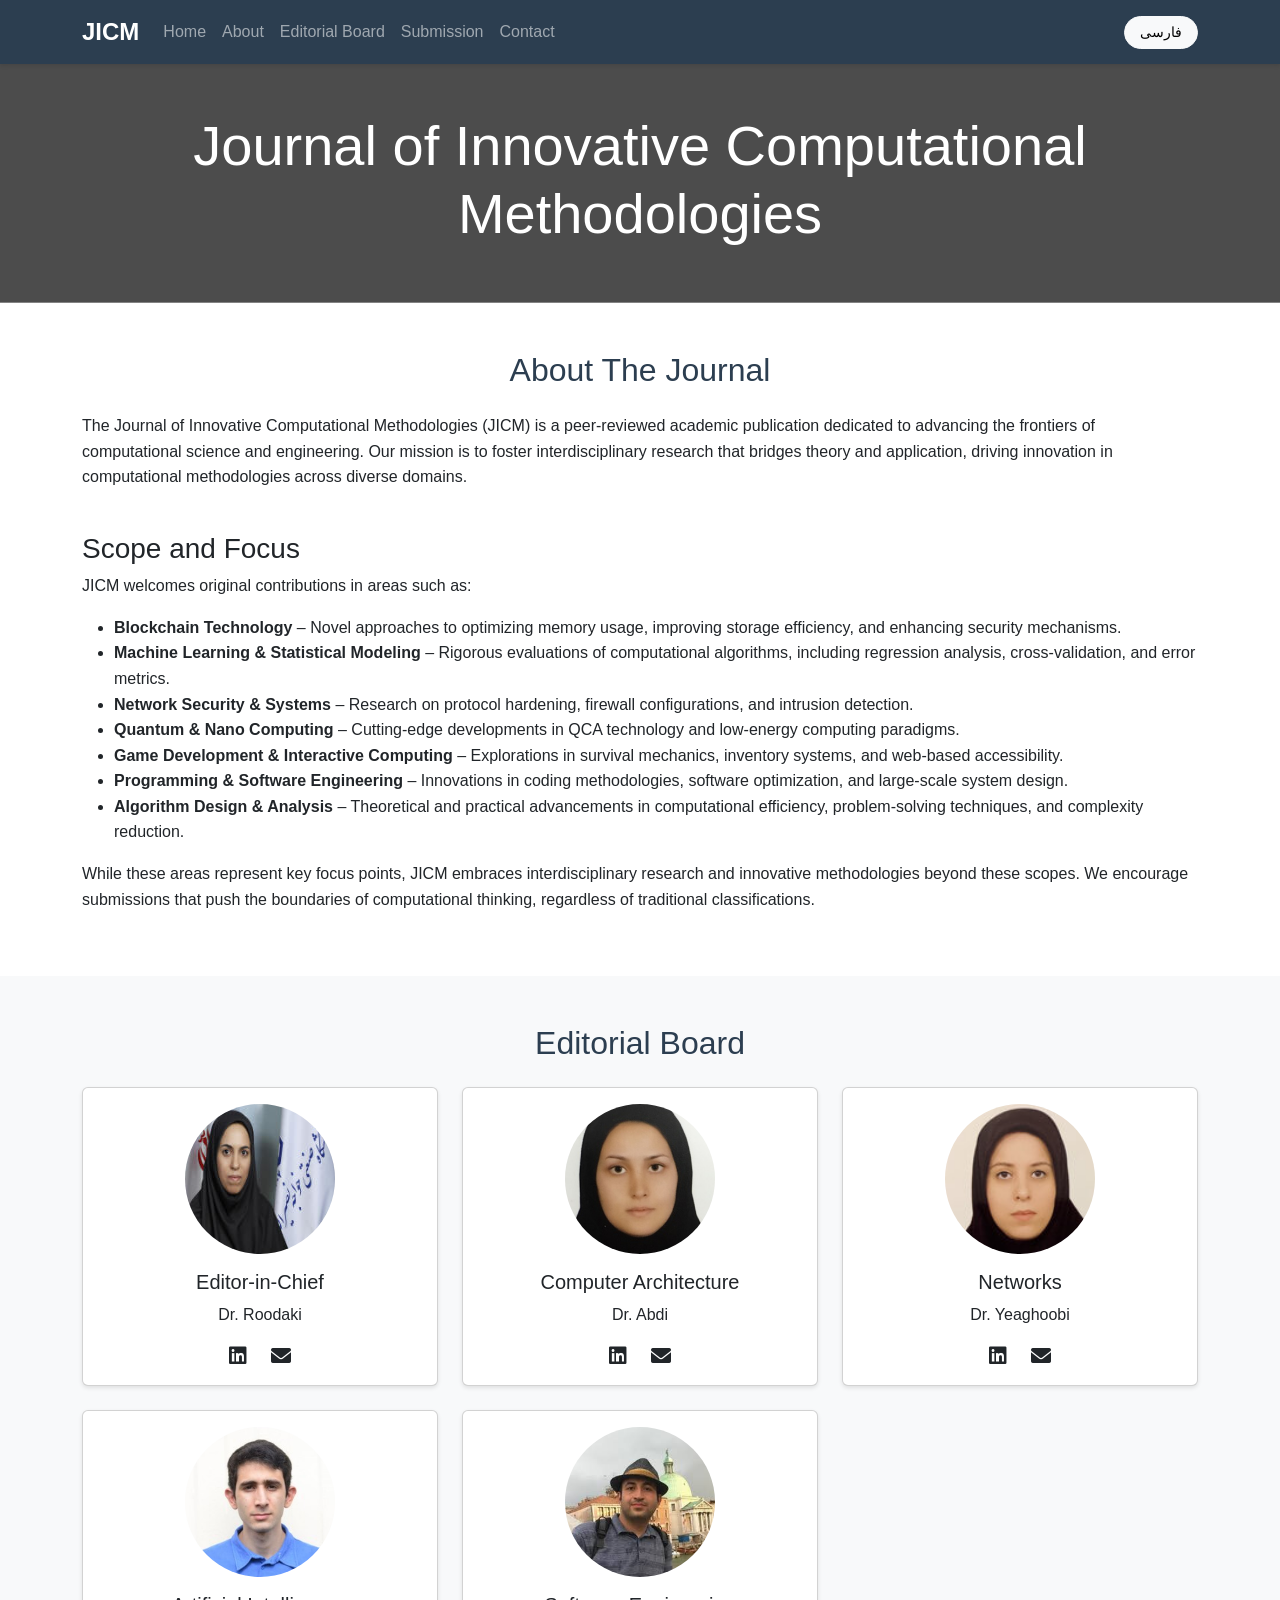
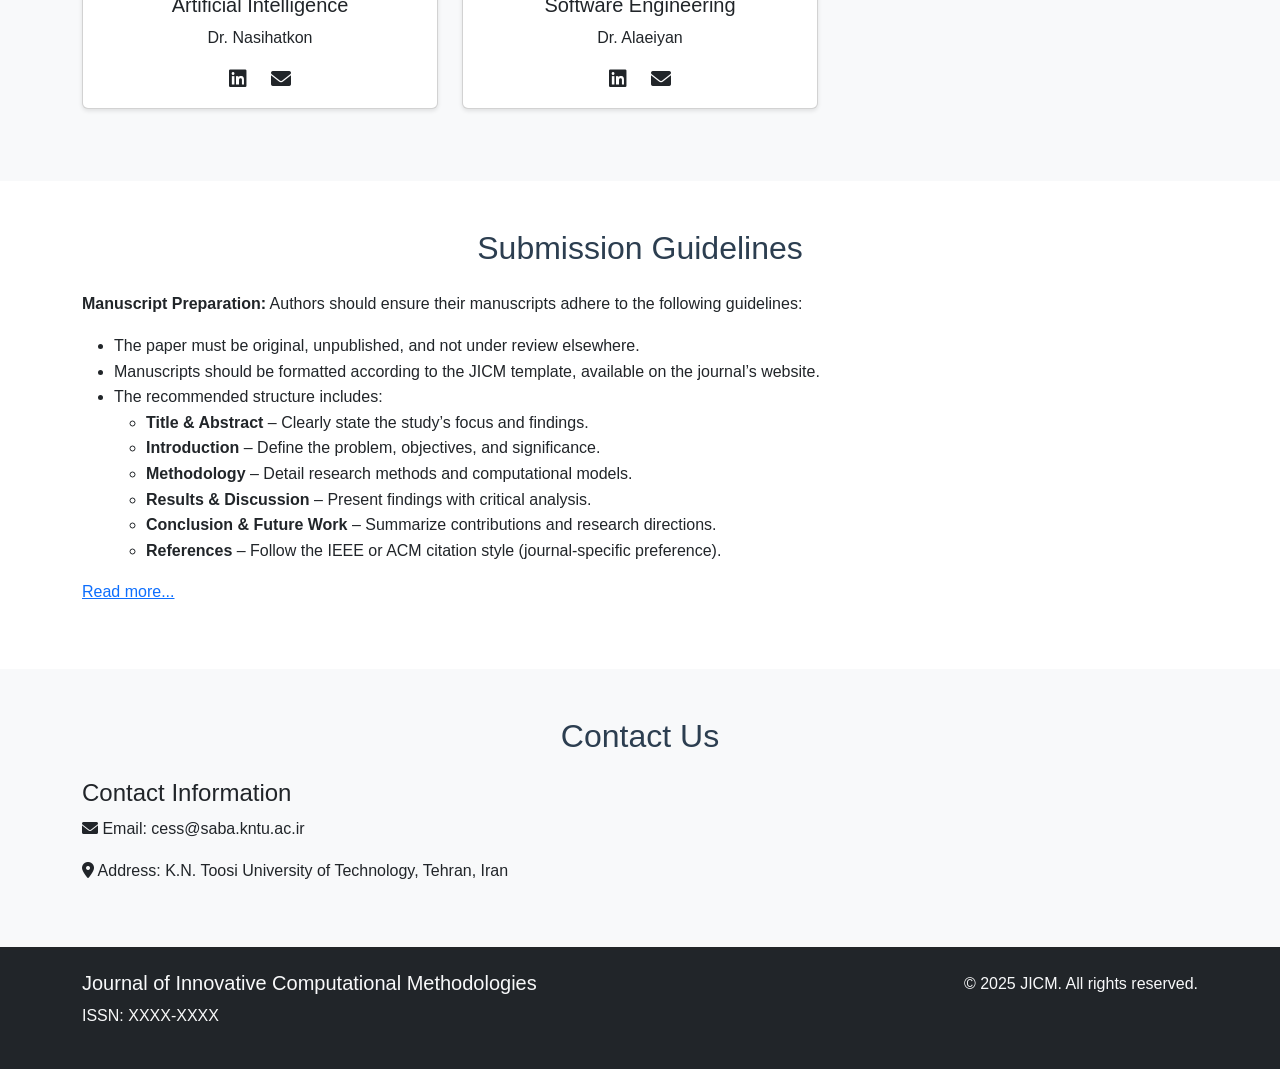
<file: index.html>
<!DOCTYPE html>
<html lang="en">
<head>
    <meta charset="UTF-8">
    <meta name="viewport" content="width=device-width, initial-scale=1.0">
    <title>JICM</title>
    <!-- Bootstrap CSS -->
    <link href="https://cdn.jsdelivr.net/npm/bootstrap@5.3.0/dist/css/bootstrap.min.css" rel="stylesheet">
    <!-- Custom CSS -->
    <link rel="stylesheet" href="styles.css">
    <!-- Font Awesome -->
    <link rel="stylesheet" href="https://cdnjs.cloudflare.com/ajax/libs/font-awesome/6.0.0/css/all.min.css">
</head>
<body>
    <!-- Navigation -->
    <nav class="navbar navbar-expand-lg navbar-dark bg-primary">
        <div class="container">
            <a class="navbar-brand" href="#">JICM</a>
            <button class="navbar-toggler" type="button" data-bs-toggle="collapse" data-bs-target="#navbarNav">
                <span class="navbar-toggler-icon"></span>
            </button>
            <div class="collapse navbar-collapse" id="navbarNav">
                <ul class="navbar-nav me-auto">
                    <li class="nav-item">
                        <a class="nav-link" href="#home">Home</a>
                    </li>
                    <li class="nav-item">
                        <a class="nav-link" href="#about">About</a>
                    </li>
                    <li class="nav-item">
                        <a class="nav-link" href="#editorial-board">Editorial Board</a>
                    </li>
                    <li class="nav-item">
                        <a class="nav-link" href="#submission">Submission</a>
                    </li>
                    <li class="nav-item">
                        <a class="nav-link" href="#contact">Contact</a>
                    </li>
                </ul>
                <div class="language-selector">
                    <a href="indexFa.html" class="btn btn-light btn-sm">فارسی</a>
                </div>
            </div>
        </div>
    </nav>

    <!-- Hero Section -->
    <header class="hero-section text-center py-5">
        <div class="container">
            <h1 class="display-4">Journal of Innovative Computational Methodologies</h1>
            <!-- <p class="lead">Advancing Research in Computational Sciences</p> -->
        </div>
    </header>

    <!-- About Section -->
    <section id="about" class="py-5">
        <div class="container">
            <h2 class="text-center mb-4">About The Journal</h2>
            <div class="row">
                <div class="row-md-6">
                    <p>The Journal of Innovative Computational Methodologies (JICM) is a peer-reviewed academic publication dedicated to advancing the frontiers of computational science and engineering. Our mission is to foster interdisciplinary research that bridges theory and application, driving innovation in computational methodologies across diverse domains.</p>
                    <br>
                    <h3>Scope and Focus</h3>
                    <p>JICM welcomes original contributions in areas such as:</p>
                    <ul>
                        <li><strong>Blockchain Technology</strong> – Novel approaches to optimizing memory usage, improving storage efficiency, and enhancing security mechanisms.</li>
                        <li><strong>Machine Learning & Statistical Modeling</strong> – Rigorous evaluations of computational algorithms, including regression analysis, cross-validation, and error metrics.</li>
                        <li><strong>Network Security & Systems</strong> – Research on protocol hardening, firewall configurations, and intrusion detection.</li>
                        <li><strong>Quantum & Nano Computing</strong> – Cutting-edge developments in QCA technology and low-energy computing paradigms.</li>
                        <li><strong>Game Development & Interactive Computing</strong> – Explorations in survival mechanics, inventory systems, and web-based accessibility.</li>
                        <li><strong>Programming & Software Engineering</strong> – Innovations in coding methodologies, software optimization, and large-scale system design.</li>
                        <li><strong>Algorithm Design & Analysis</strong> – Theoretical and practical advancements in computational efficiency, problem-solving techniques, and complexity reduction.</li>
                    </ul>
                    <p>While these areas represent key focus points, JICM embraces interdisciplinary research and innovative methodologies beyond these scopes. We encourage submissions that push the boundaries of computational thinking, regardless of traditional classifications.</p>
                </div>
            </div>
        </div>
    </section>

    <!-- Editorial Board Section -->
    <section id="editorial-board" class="py-5 bg-light">
        <div class="container">
            <h2 class="text-center mb-4">Editorial Board</h2>
            <div class="row">
                <div class="col-md-4 mb-4">
                    <div class="card h-100">
                        <div class="card-body text-center">
                            <div class="profile-photo mb-3">
                                <img src="Roodaki.jpg" alt="Editor-in-Chief" class="rounded-circle img-fluid" style="width: 150px; height: 150px; object-fit: cover;">
                            </div>
                            <h5 class="card-title">Editor-in-Chief</h5>
                            <p class="card-text">Dr. Roodaki</p>
                            <!-- <p class="card-text"><small class="text-muted">[University]</small></p> -->
                            <div class="social-links mt-3">
                                <a href="#" class="text-dark me-2"><i class="fab fa-linkedin fa-lg"></i></a>
                                <a href="#" class="text-dark me-2"><i class="fab fa-google-scholar fa-lg"></i></a>
                                <a href="#" class="text-dark"><i class="fas fa-envelope fa-lg"></i></a>
                            </div>
                        </div>
                    </div>
                </div>
                <div class="col-md-4 mb-4">
                    <div class="card h-100">
                        <div class="card-body text-center">
                            <div class="profile-photo mb-3">
                                <img src="Abdi.jpg" alt="Associate Editor" class="rounded-circle img-fluid" style="width: 150px; height: 150px; object-fit: cover;">
                            </div>
                            <h5 class="card-title">Computer Architecture</h5>
                            <p class="card-text">Dr. Abdi</p>
                            <!-- <p class="card-text"><small class="text-muted">[University]</small></p> -->
                            <div class="social-links mt-3">
                                <a href="#" class="text-dark me-2"><i class="fab fa-linkedin fa-lg"></i></a>
                                <a href="#" class="text-dark me-2"><i class="fab fa-google-scholar fa-lg"></i></a>
                                <a href="#" class="text-dark"><i class="fas fa-envelope fa-lg"></i></a>
                            </div>
                        </div>
                    </div>
                </div>
                
                <div class="col-md-4 mb-4">
                    <div class="card h-100">
                        <div class="card-body text-center">
                            <div class="profile-photo mb-3">
                                <img src="Kaebeh-Yaeghoobi.png" alt="Managing Editor" class="rounded-circle img-fluid" style="width: 150px; height: 150px; object-fit: cover;">
                            </div>
                            <h5 class="card-title">Networks</h5>
                            <p class="card-text">Dr. Yeaghoobi</p>
                            <!-- <p class="card-text"><small class="text-muted">[University]</small></p> -->
                            <div class="social-links mt-3">
                                <a href="#" class="text-dark me-2"><i class="fab fa-linkedin fa-lg"></i></a>
                                <a href="#" class="text-dark me-2"><i class="fab fa-google-scholar fa-lg"></i></a>
                                <a href="#" class="text-dark"><i class="fas fa-envelope fa-lg"></i></a>
                            </div>
                        </div>
                    </div>
                </div>
                <div class="col-md-4 mb-4">
                    <div class="card h-100">
                        <div class="card-body text-center">
                            <div class="profile-photo mb-3">
                                <img src="Nasihatkon.jpeg" alt="Managing Editor" class="rounded-circle img-fluid" style="width: 150px; height: 150px; object-fit: cover;">
                            </div>
                            <h5 class="card-title">Artificial Intelligence</h5>
                            <p class="card-text">Dr. Nasihatkon</p>
                            <!-- <p class="card-text"><small class="text-muted">[University]</small></p> -->
                            <div class="social-links mt-3">
                                <a href="#" class="text-dark me-2"><i class="fab fa-linkedin fa-lg"></i></a>
                                <a href="#" class="text-dark me-2"><i class="fab fa-google-scholar fa-lg"></i></a>
                                <a href="#" class="text-dark"><i class="fas fa-envelope fa-lg"></i></a>
                            </div>
                        </div>
                    </div>
                </div>
                <div class="col-md-4 mb-4">
                    <div class="card h-100">
                        <div class="card-body text-center">
                            <div class="profile-photo mb-3">
                                <img src="Alaeiyan.png" alt="Managing Editor" class="rounded-circle img-fluid" style="width: 150px; height: 150px; object-fit: cover;">
                            </div>
                            <h5 class="card-title">Software Engineering</h5>
                            <p class="card-text">Dr. Alaeiyan</p>
                            <!-- <p class="card-text"><small class="text-muted">[University]</small></p> -->
                            <div class="social-links mt-3">
                                <a href="#" class="text-dark me-2"><i class="fab fa-linkedin fa-lg"></i></a>
                                <a href="#" class="text-dark me-2"><i class="fab fa-google-scholar fa-lg"></i></a>
                                <a href="#" class="text-dark"><i class="fas fa-envelope fa-lg"></i></a>
                            </div>
                        </div>
                    </div>
                </div>
                <!-- <div class="col-md-4 mb-4">
                    <div class="card h-100">
                        <div class="card-body text-center">
                            <div class="profile-photo mb-3">
                                <img src="Roodaki.jpg" alt="Managing Editor" class="rounded-circle img-fluid" style="width: 150px; height: 150px; object-fit: cover;">
                            </div>
                            <h5 class="card-title">Managing Editor</h5>
                            <p class="card-text">Dr. [Name]</p>
                            <p class="card-text"><small class="text-muted">[University]</small></p>
                            <div class="social-links mt-3">
                                <a href="#" class="text-dark me-2"><i class="fab fa-linkedin fa-lg"></i></a>
                                <a href="#" class="text-dark me-2"><i class="fab fa-google-scholar fa-lg"></i></a>
                                <a href="#" class="text-dark"><i class="fas fa-envelope fa-lg"></i></a>
                            </div>
                        </div>
                    </div>
                </div> -->
            </div>
        </div>
    </section>

    <!-- Submission Guidelines -->
    <section id="submission" class="py-5">
        <div class="container">
            <h2 class="text-center mb-4">Submission Guidelines</h2>
            <div class="row">
                <div class="col-md-12">
                    <p id="submission-intro">
                        <strong>Manuscript Preparation:</strong> Authors should ensure their manuscripts adhere to the following guidelines:
                        <ul>
                            <li>The paper must be original, unpublished, and not under review elsewhere.</li>
                            <li>Manuscripts should be formatted according to the JICM template, available on the journal’s website.</li>
                            <li>The recommended structure includes:
                                <ul>
                                    <li><strong>Title & Abstract</strong> – Clearly state the study’s focus and findings.</li>
                                    <li><strong>Introduction</strong> – Define the problem, objectives, and significance.</li>
                                    <li><strong>Methodology</strong> – Detail research methods and computational models.</li>
                                    <li><strong>Results & Discussion</strong> – Present findings with critical analysis.</li>
                                    <li><strong>Conclusion & Future Work</strong> – Summarize contributions and research directions.</li>
                                    <li><strong>References</strong> – Follow the IEEE or ACM citation style (journal-specific preference).</li>
                                </ul>
                            </li>
                        </ul>
                        <a href="#" id="read-more-link">Read more...</a>
                    </p>
                    <div id="submission-details" style="display: none;">
                        
                        <strong>Submission Process:</strong>
                        <ul>
                            <li><strong>Manuscript Upload</strong> – Submit the paper via the journal’s online portal.</li>
                            <li><strong>Peer Review</strong> – Papers undergo a double-blind peer-review process.</li>
                            <li><strong>Revision & Acceptance</strong> – Authors will receive feedback for revisions before final acceptance.</li>
                            <li><strong>Publication</strong> – Accepted manuscripts are published online and assigned a DOI.</li>
                        </ul>
                        <strong>Ethical Considerations:</strong>
                        <ul>
                            <li>Authors must disclose any conflicts of interest.</li>
                            <li>Plagiarism and self-plagiarism are strictly prohibited—papers must be checked using plagiarism detection tools before submission.</li>
                            <li>Research involving human participants or sensitive data must comply with ethical standards and appropriate approvals.</li>
                        </ul>
                    </div>
                </div>
            </div>
        </div>
    </section>

    <script>
        document.getElementById('read-more-link').addEventListener('click', function (e) {
            e.preventDefault();
            document.getElementById('submission-details').style.display = 'block';
            this.style.display = 'none';
        });
    </script>

    <!-- Contact Section -->
    <section id="contact" class="py-5 bg-light">
        <div class="container">
            <h2 class="text-center mb-4">Contact Us</h2>
            <div class="row">
                <!-- <div class="col-md-6">
                    <form>
                        <div class="mb-3">
                            <input type="text" class="form-control" placeholder="Name">
                        </div>
                        <div class="mb-3">
                            <input type="email" class="form-control" placeholder="Email">
                        </div>
                        <div class="mb-3">
                            <textarea class="form-control" rows="5" placeholder="Message"></textarea>
                        </div>
                        <button type="submit" class="btn btn-primary">Send Message</button>
                    </form>
                </div> -->
                <div class="col-md-6">
                    <h4>Contact Information</h4>
                    <p><i class="fas fa-envelope"></i> Email: cess@saba.kntu.ac.ir</p>
                    <!-- <p><i class="fas fa-phone"></i> Phone: +1 (123) 456-7890</p> -->
                    <p><i class="fas fa-map-marker-alt"></i> Address: K.N. Toosi University of Technology, Tehran, Iran</p>
                </div>
            </div>
        </div>
    </section>

    <!-- Footer -->
    <footer class="bg-dark text-light py-4">
        <div class="container">
            <div class="row">
                <div class="col-md-6">
                    <h5>Journal of Innovative Computational Methodologies</h5>
                    <p>ISSN: XXXX-XXXX</p>
                </div>
                <div class="col-md-6 text-md-end">
                    <p>&copy; 2025 JICM. All rights reserved.</p>
                </div>
            </div>
        </div>
    </footer>

    <!-- Bootstrap JS -->
    <script src="https://cdn.jsdelivr.net/npm/bootstrap@5.3.0/dist/js/bootstrap.bundle.min.js"></script>
    <!-- Custom JS -->
    <script src="script.js"></script>
</body>
</html>
</file>
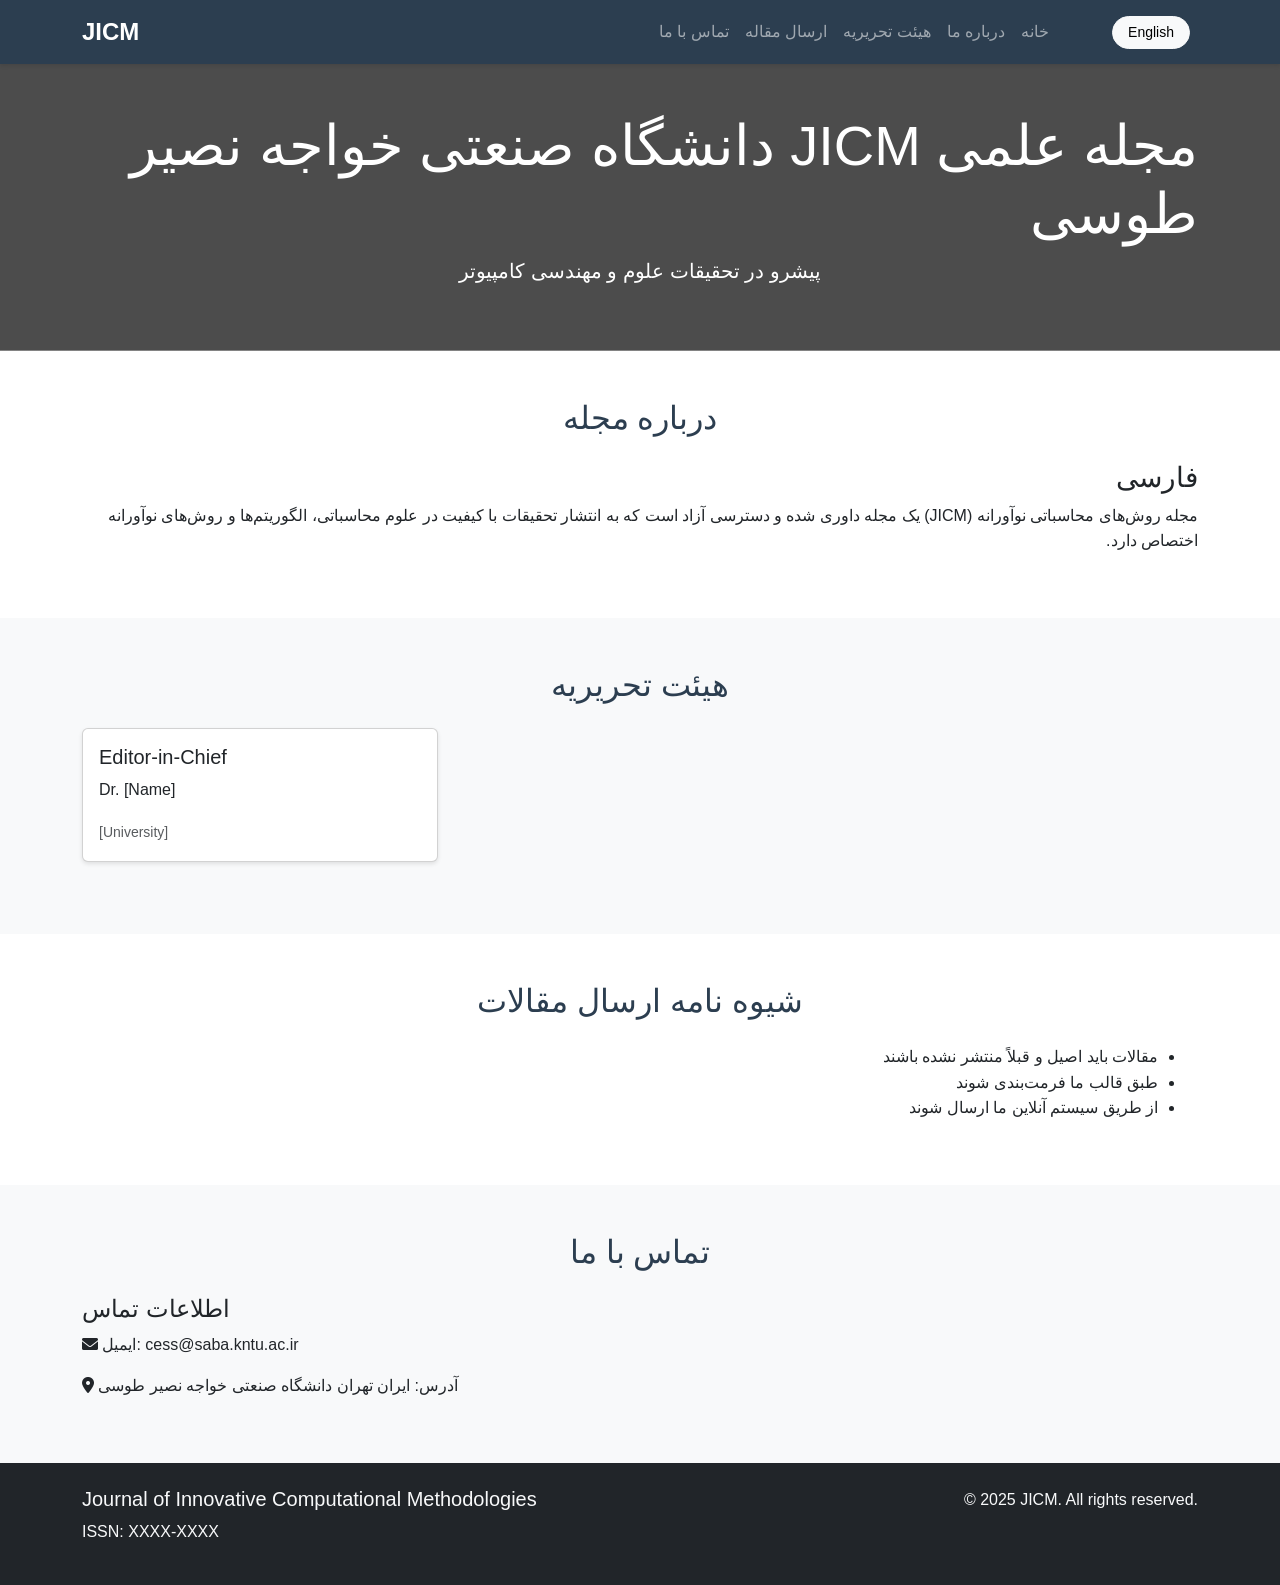
<file: indexFa.html>
<!DOCTYPE html>
<html lang="en">
<head>
    <meta charset="UTF-8">
    <meta name="viewport" content="width=device-width, initial-scale=1.0">
    <title>JICM</title>
    <!-- Bootstrap CSS -->
    <link href="https://cdn.jsdelivr.net/npm/bootstrap@5.3.0/dist/css/bootstrap.min.css" rel="stylesheet">
    <!-- Custom CSS -->
    <link rel="stylesheet" href="styles.css">
    <!-- Font Awesome -->
    <link rel="stylesheet" href="https://cdnjs.cloudflare.com/ajax/libs/font-awesome/6.0.0/css/all.min.css">
</head>
<body>
    <!-- Navigation -->
    <nav class="navbar navbar-expand-lg navbar-dark bg-primary">
        <div class="container">
            <a class="navbar-brand" href="#">JICM</a>
            <button class="navbar-toggler" type="button" data-bs-toggle="collapse" data-bs-target="#navbarNav">
                <span class="navbar-toggler-icon"></span>
            </button>
            <div class="collapse navbar-collapse" id="navbarNav">
                <ul class="navbar-nav ms-auto" dir="rtl">
                    <li class="nav-item">
                        <a class="nav-link" href="#home">خانه</a>
                    </li>
                    <li class="nav-item">
                        <a class="nav-link" href="#about">درباره ما</a>
                    </li>
                    <li class="nav-item">
                        <a class="nav-link" href="#editorial-board">هیئت تحریریه</a>
                    </li>
                    <li class="nav-item">
                        <a class="nav-link" href="#submission">ارسال مقاله</a>
                    </li>
                    <li class="nav-item">
                        <a class="nav-link" href="#contact">تماس با ما</a>
                    </li>
                </ul>
                <div class="language-selector">
                    <a href="index.html" class="btn btn-light btn-sm me-2">English</a>
                </div>
            </div>
        </div>
    </nav>

    <!-- Hero Section -->
    <header class="hero-section text-center py-5">
        <div class="container">
            <h1 class="display-4" dir="rtl">مجله علمی JICM دانشگاه صنعتی خواجه نصیر طوسی</h1>
            <p class="lead">پیشرو در تحقیقات علوم و مهندسی کامپیوتر</p>
        </div>
    </header>

    <!-- About Section -->
    <section id="about" class="py-5">
        <div class="container">
            <h2 class="text-center mb-4">درباره مجله</h2>
            <div class="row">
                <div class="row-md-6" dir="rtl">
                    <h3>فارسی</h3>
                    <p>مجله روش‌های محاسباتی نوآورانه (JICM) یک مجله داوری شده و دسترسی آزاد است که به انتشار تحقیقات با کیفیت در علوم محاسباتی، الگوریتم‌ها و روش‌های نوآورانه اختصاص دارد.</p>
                </div>
            </div>
        </div>
    </section>

    <!-- Editorial Board Section -->
    <section id="editorial-board" class="py-5 bg-light">
        <div class="container">
            <h2 class="text-center mb-4">هیئت تحریریه</h2>
            <div class="row">
                <div class="col-md-4 mb-4">
                    <div class="card">
                        <div class="card-body">
                            <h5 class="card-title">Editor-in-Chief</h5>
                            <p class="card-text">Dr. [Name]</p>
                            <p class="card-text"><small class="text-muted">[University]</small></p>
                        </div>
                    </div>
                </div>
                <!-- Add more editorial board members here -->
            </div>
        </div>
    </section>

    <!-- Submission Guidelines -->
    <section id="submission" class="py-5">
        <div class="container">
            <h2 class="text-center mb-4">شیوه نامه ارسال مقالات</h2>
            <div class="row">
        
                <div class="row-md-6" dir="rtl">
                    <ul>
                        <li>مقالات باید اصیل و قبلاً منتشر نشده باشند</li>
                        <li>طبق قالب ما فرمت‌بندی شوند</li>
                        <li>از طریق سیستم آنلاین ما ارسال شوند</li>
                    </ul>
                </div>
            </div>
        </div>
    </section>

    <!-- Contact Section -->
    <section id="contact" class="py-5 bg-light">
        <div class="container">
            <h2 class="text-center mb-4">تماس با ما</h2>
            <div class="row">
                
                <div class="col-md-6">
                    <h4>اطلاعات تماس</h4>
                    <p><i class="fas fa-envelope"></i> ایمیل: cess@saba.kntu.ac.ir</p>
                    <!-- <p><i class="fas fa-phone"></i> Phone: +1 (123) 456-7890</p> -->
                    <p><i class="fas fa-map-marker-alt"></i> آدرس: ایران تهران دانشگاه صنعتی خواجه نصیر طوسی</p>
                </div>
            </div>
        </div>
    </section>

    <!-- Footer -->
    <footer class="bg-dark text-light py-4">
        <div class="container">
            <div class="row">
                <div class="col-md-6">
                    <h5>Journal of Innovative Computational Methodologies</h5>
                    <p>ISSN: XXXX-XXXX</p>
                </div>
                <div class="col-md-6 text-md-end">
                    <p>&copy; 2025 JICM. All rights reserved.</p>
                </div>
            </div>
        </div>
    </footer>

    <!-- Bootstrap JS -->
    <script src="https://cdn.jsdelivr.net/npm/bootstrap@5.3.0/dist/js/bootstrap.bundle.min.js"></script>
    <!-- Custom JS -->
    <script src="script.js"></script>
</body>
</html>
</file>
<file: styles.css>
/* General Styles */
body {
    font-family: 'Segoe UI', Tahoma, Geneva, Verdana, sans-serif;
    line-height: 1.6;
}

/* Hero Section */
.hero-section {
    background: linear-gradient(rgba(0, 0, 0, 0.7), rgba(0, 0, 0, 0.7)), url('https://images.unsplash.com/photo-1501504905252-473c47e087f8?ixlib=rb-1.2.1&auto=format&fit=crop&w=1350&q=80');
    background-size: cover;
    background-position: center;
    color: white;
    padding: 100px 0;
}

/* Navigation */
.navbar {
    box-shadow: 0 2px 4px rgba(0,0,0,0.1);
}

.navbar-brand {
    font-weight: bold;
    font-size: 1.5rem;
}

/* Sections */
section {
    padding: 60px 0;
}

section h2 {
    margin-bottom: 40px;
    color: #2c3e50;
}

/* Cards */
.card {
    transition: transform 0.3s ease;
    box-shadow: 0 2px 4px rgba(0,0,0,0.1);
}

.card:hover {
    transform: translateY(-5px);
}

/* Contact Form */
.form-control {
    border-radius: 0;
    border: 1px solid #ddd;
}

.form-control:focus {
    box-shadow: none;
    border-color: #007bff;
}

/* Footer */
footer {
    background-color: #2c3e50;
}

/* RTL Support for Persian */
[dir="rtl"] {
    text-align: right;
}

[dir="rtl"] .navbar-nav {
    padding-right: 0;
}

/* Responsive Design */
@media (max-width: 768px) {
    .hero-section {
        padding: 60px 0;
    }
    
    .hero-section h1 {
        font-size: 2rem;
    }
    
    section {
        padding: 40px 0;
    }
}

/* Language Selector */
.language-selector {
    margin-left: 15px;
}

.language-selector .btn {
    border-radius: 20px;
    padding: 5px 15px;
}

/* Custom Colors */
.bg-primary {
    background-color: #2c3e50 !important;
}

.btn-primary {
    background-color: #2c3e50;
    border-color: #2c3e50;
}

.btn-primary:hover {
    background-color: #34495e;
    border-color: #34495e;
}

/* Editorial Board Cards */
.editorial-card {
    height: 100%;
    display: flex;
    flex-direction: column;
}

.editorial-card .card-body {
    flex: 1;
}

/* Contact Icons */
.contact-info i {
    margin-right: 10px;
    color: #2c3e50;
}

/* Smooth Scrolling */
html {
    scroll-behavior: smooth;
}

/* Section Transitions */
section {
    opacity: 0;
    transform: translateY(20px);
    transition: opacity 0.5s ease, transform 0.5s ease;
}

section.visible {
    opacity: 1;
    transform: translateY(0);
}
</file>
